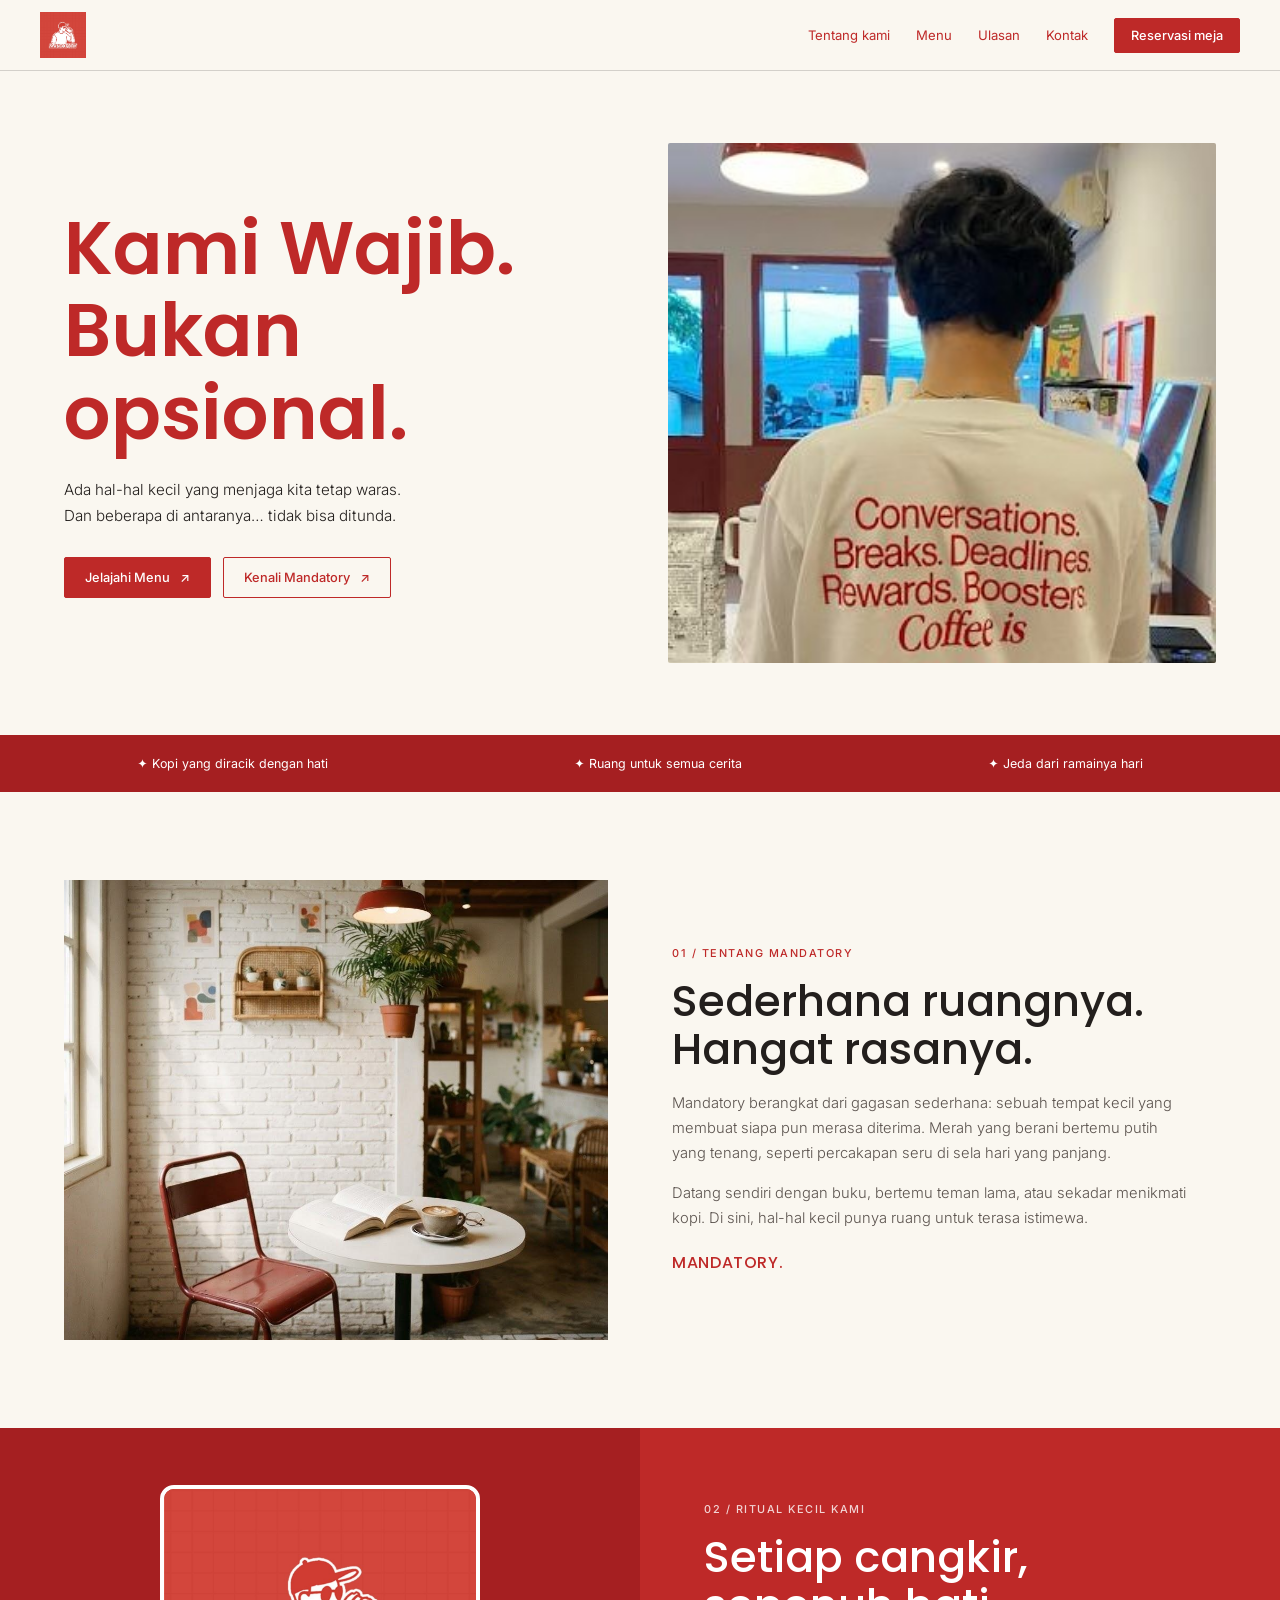
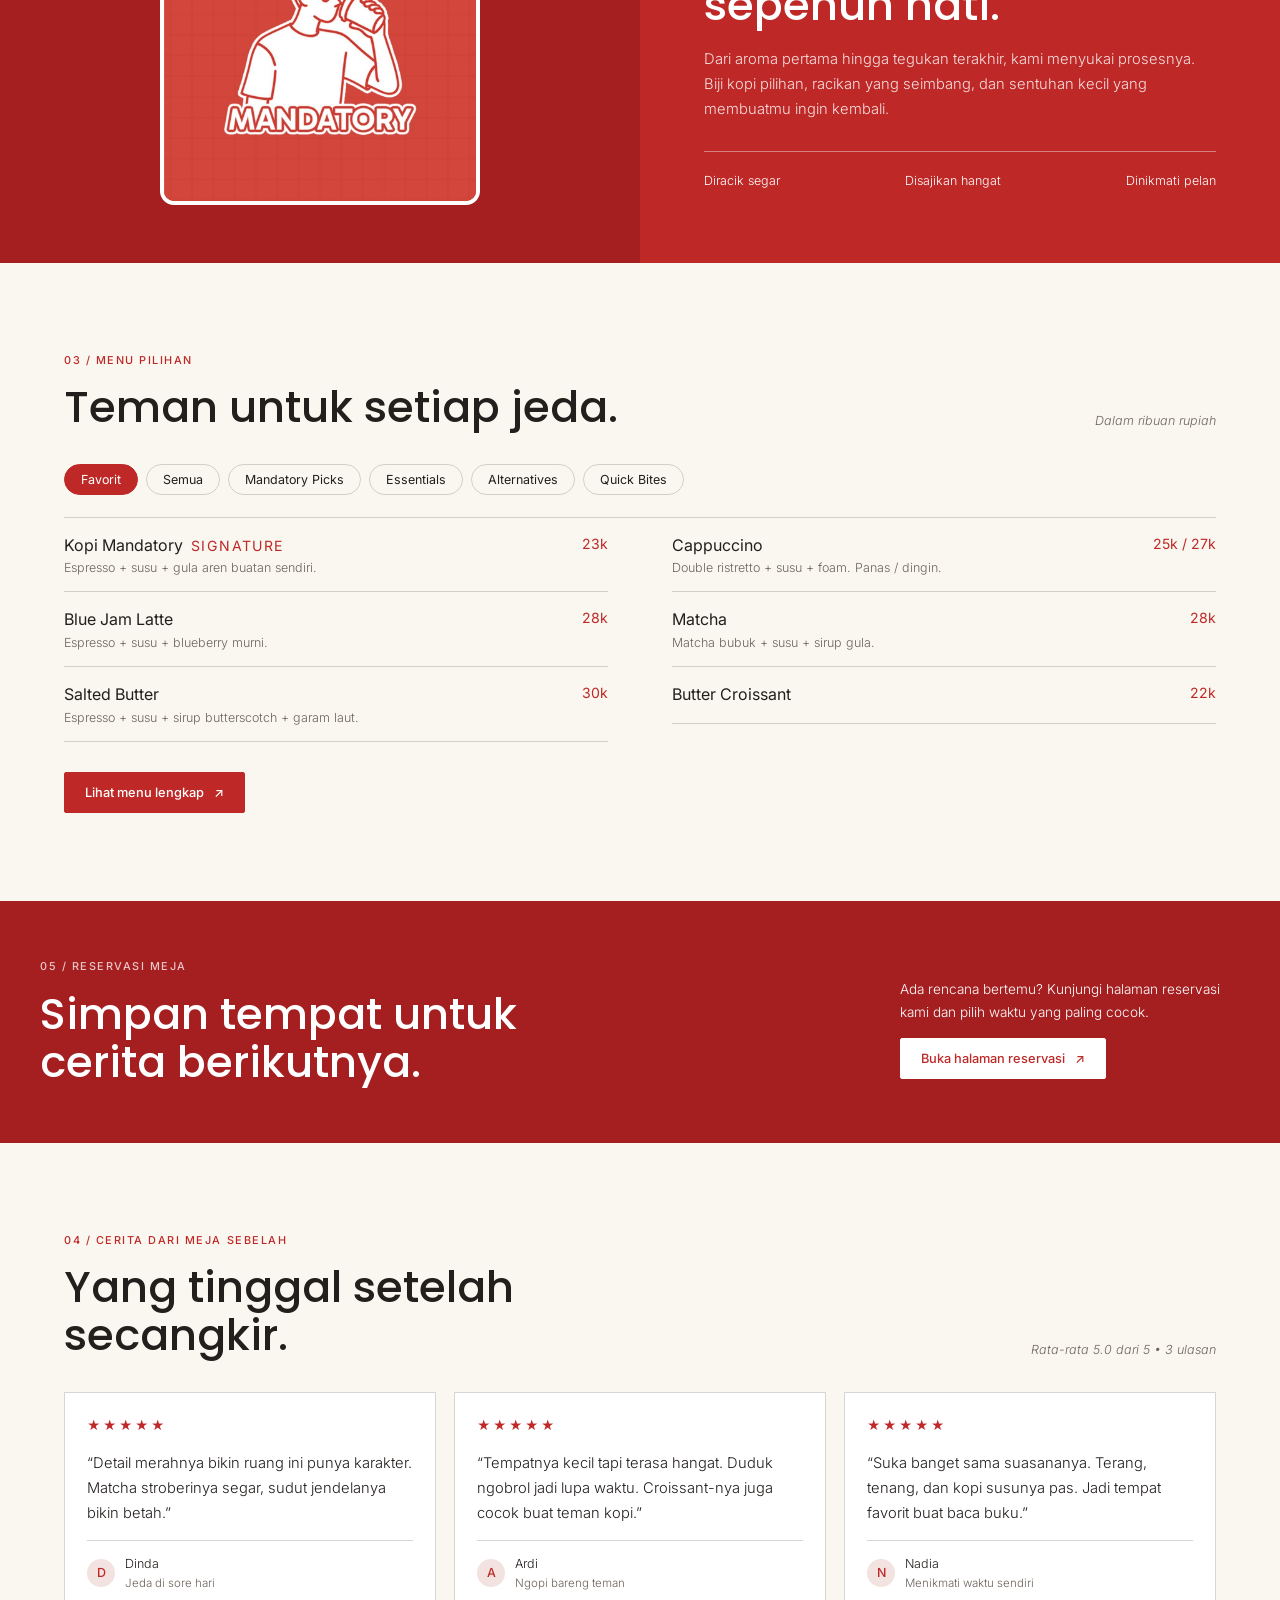
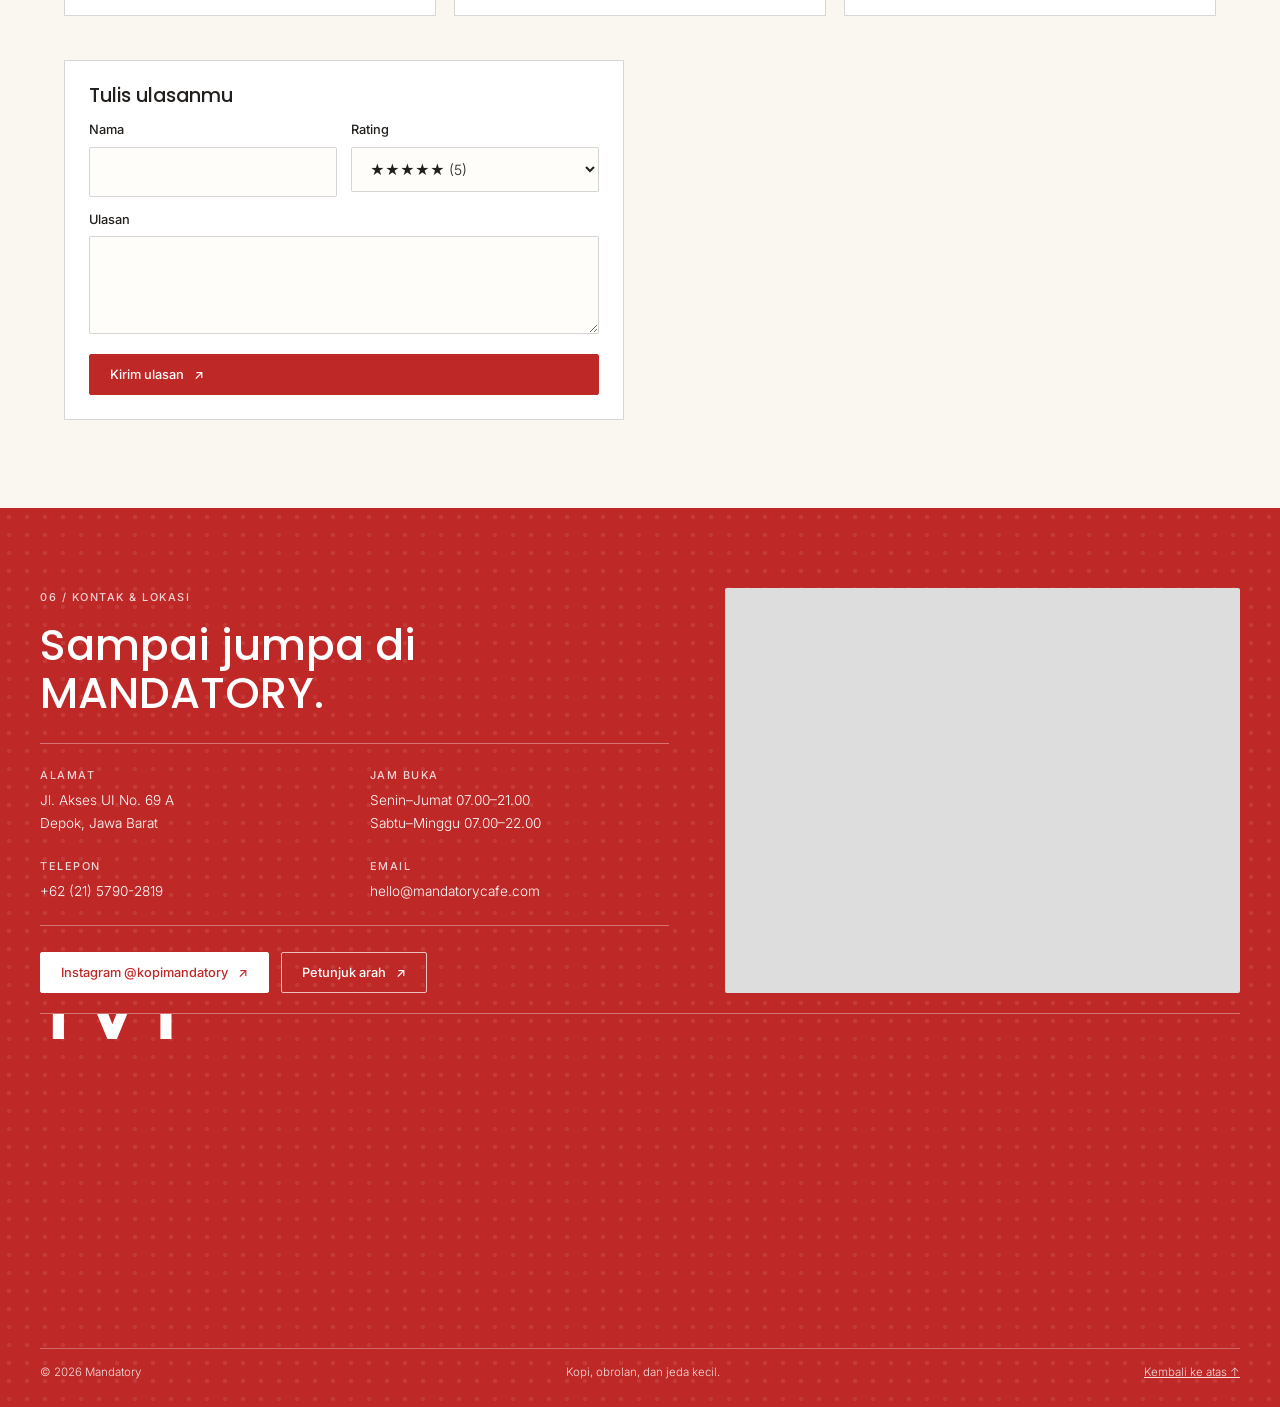
<file: index.html>
<!DOCTYPE html>
<html lang="id">

<head>
  <meta charset="UTF-8">
  <meta name="viewport" content="width=device-width, initial-scale=1, viewport-fit=cover">
  <meta name="description" content="Mandatory Coffee di Depok. Kopi, obrolan, dan jeda kecil. Reservasi meja online.">
  <title>Mandatory Coffee | Kami Wajib. Bukan opsional.</title>
  <link rel="icon" href="assets/logo.jpg">
  <link
    href="https://fonts.googleapis.com/css2?family=Bangers&family=Inter:wght@300;400;500&family=Poppins:wght@500;600&display=swap"
    rel="stylesheet">
  <link rel="stylesheet" href="css/style.css">
</head>

<body>
  <header class="top">
    <a href="index.html" class="logo"><img src="assets/logo.jpg" alt="Mandatory Coffee"></a>
    <button class="burger" aria-label="Buka menu" aria-expanded="false"><span></span><span></span><span></span></button>
    <nav><a href="#tentang">Tentang kami</a><a href="#menu">Menu</a><a href="#ulasan">Ulasan</a><a
        href="#kontak">Kontak</a><a class="btn sm" href="reservasi.html">Reservasi meja</a></nav>
  </header>

  <section id="home" class="hero">
    <div>
      <h1>Kami Wajib.<br>Bukan<br>opsional.</h1>
      <p>Ada hal-hal kecil yang menjaga kita tetap waras.<br>Dan beberapa di antaranya… tidak bisa ditunda.</p>
      <div class="row"><a class="btn" href="#menu">Jelajahi Menu <i>↗</i></a><a class="btn ghost" href="#tentang">Kenali
          Mandatory <i>↗</i></a></div>
    </div>
    <img src="assets/hero.jpg" alt="Barista memakai kaus bertuliskan Mandatory di dalam kafe">
  </section>

  <div class="strip"><span>✦ Kopi yang diracik dengan hati</span><span>✦ Ruang untuk semua cerita</span><span>✦ Jeda
      dari ramainya hari</span></div>

  <section id="tentang" class="split pad">
    <img src="assets/interior.jpg" alt="Sudut kafe dengan kursi merah dan secangkir kopi">
    <div class="txt">
      <small>01 / Tentang Mandatory</small>
      <h2>Sederhana ruangnya.<br>Hangat rasanya.</h2>
      <p>Mandatory berangkat dari gagasan sederhana: sebuah tempat kecil yang membuat siapa pun merasa diterima. Merah
        yang berani bertemu putih yang tenang, seperti percakapan seru di sela hari yang panjang.</p>
      <p>Datang sendiri dengan buku, bertemu teman lama, atau sekadar menikmati kopi. Di sini, hal-hal kecil punya ruang
        untuk terasa istimewa.</p>
      <b class="mark">MANDATORY.</b>
    </div>
  </section>

  <section class="split red">
    <div class="logo-panel"><img src="assets/logo.jpg" alt=""></div>
    <div class="txt">
      <small>02 / Ritual kecil kami</small>
      <h2>Setiap cangkir,<br>sepenuh hati.</h2>
      <p>Dari aroma pertama hingga tegukan terakhir, kami menyukai prosesnya. Biji kopi pilihan, racikan yang seimbang,
        dan sentuhan kecil yang membuatmu ingin kembali.</p>
      <div class="trio"><span>Diracik segar</span><span>Disajikan hangat</span><span>Dinikmati pelan</span></div>
    </div>
  </section>

  <section id="menu" class="pad menu">
    <small>03 / Menu pilihan</small>
    <div class="head">
      <h2>Teman untuk setiap jeda.</h2><em>Dalam ribuan rupiah</em>
    </div>
    <div class="tabs" id="tabs" role="tablist"></div>
    <div class="cols" id="menuGrid"></div>
    <a class="btn" href="#menu" id="more">Lihat menu lengkap <i>↗</i></a>
  </section>

  <section class="cta">
    <div><small>05 / Reservasi meja</small>
      <h2>Simpan tempat untuk<br>cerita berikutnya.</h2>
    </div>
    <div class="r">
      <p>Ada rencana bertemu? Kunjungi halaman reservasi kami dan pilih waktu yang paling cocok.</p><a class="btn light"
        href="reservasi.html">Buka halaman reservasi <i>↗</i></a>
    </div>
  </section>

  <section id="ulasan" class="pad">
    <small>04 / Cerita dari meja sebelah</small>
    <div class="head">
      <h2>Yang tinggal setelah<br>secangkir.</h2><em id="avg"></em>
    </div>
    <div class="cards" id="list"></div>
    <form id="revForm" class="rform">
      <h3>Tulis ulasanmu</h3>
      <div class="two">
        <div><label for="vn">Nama</label><input id="vn" required maxlength="40"></div>
        <div><label for="vs">Rating</label><select id="vs">
            <option value="5">★★★★★ (5)</option>
            <option value="4">★★★★☆ (4)</option>
            <option value="3">★★★☆☆ (3)</option>
            <option value="2">★★☆☆☆ (2)</option>
            <option value="1">★☆☆☆☆ (1)</option>
          </select></div>
      </div>
      <div><label for="vt">Ulasan</label><textarea id="vt" rows="3" required maxlength="300"></textarea></div>
      <button class="btn" type="submit">Kirim ulasan <i>↗</i></button>
    </form>
  </section>

  <footer id="kontak">
    <div class="fgrid">
      <div>
        <small>06 / Kontak &amp; lokasi</small>
        <h2>Sampai jumpa di<br>MANDATORY.</h2>
        <div class="info">
          <div><small>Alamat</small>Jl. Akses UI No. 69 A<br>Depok, Jawa Barat</div>
          <div><small>Jam buka</small>Senin–Jumat 07.00–21.00<br>Sabtu–Minggu 07.00–22.00</div>
          <div><small>Telepon</small>+62 (21) 5790-2819</div>
          <div><small>Email</small>hello@mandatorycafe.com</div>
        </div>
        <div class="row"><a class="btn light" href="https://instagram.com/kopimandatory" target="_blank"
            rel="noopener">Instagram @kopimandatory <i>↗</i></a><a class="btn ghost-l"
            href="https://maps.google.com/?q=Jl.+Akses+UI+No.+69+A+Depok" target="_blank" rel="noopener">Petunjuk arah
            <i>↗</i></a></div>
      </div>
      <iframe title="Peta lokasi Mandatory" loading="lazy"
        src="https://www.openstreetmap.org/export/embed.html?bbox=106.80%2C-6.38%2C106.84%2C-6.34&amp;layer=mapnik"></iframe>
    </div>
    <div id="gravity" class="g-foot" role="img" aria-label="Mandatory" title="Klik untuk menjatuhkan lagi"></div>
    <div class="legal"><span>© 2026 Mandatory</span><span>Kopi, obrolan, dan jeda kecil.</span><a href="#home">Kembali
        ke atas ↑</a></div>
  </footer>
  <script src="js/main.js"></script>
</body>

</html>
</file>
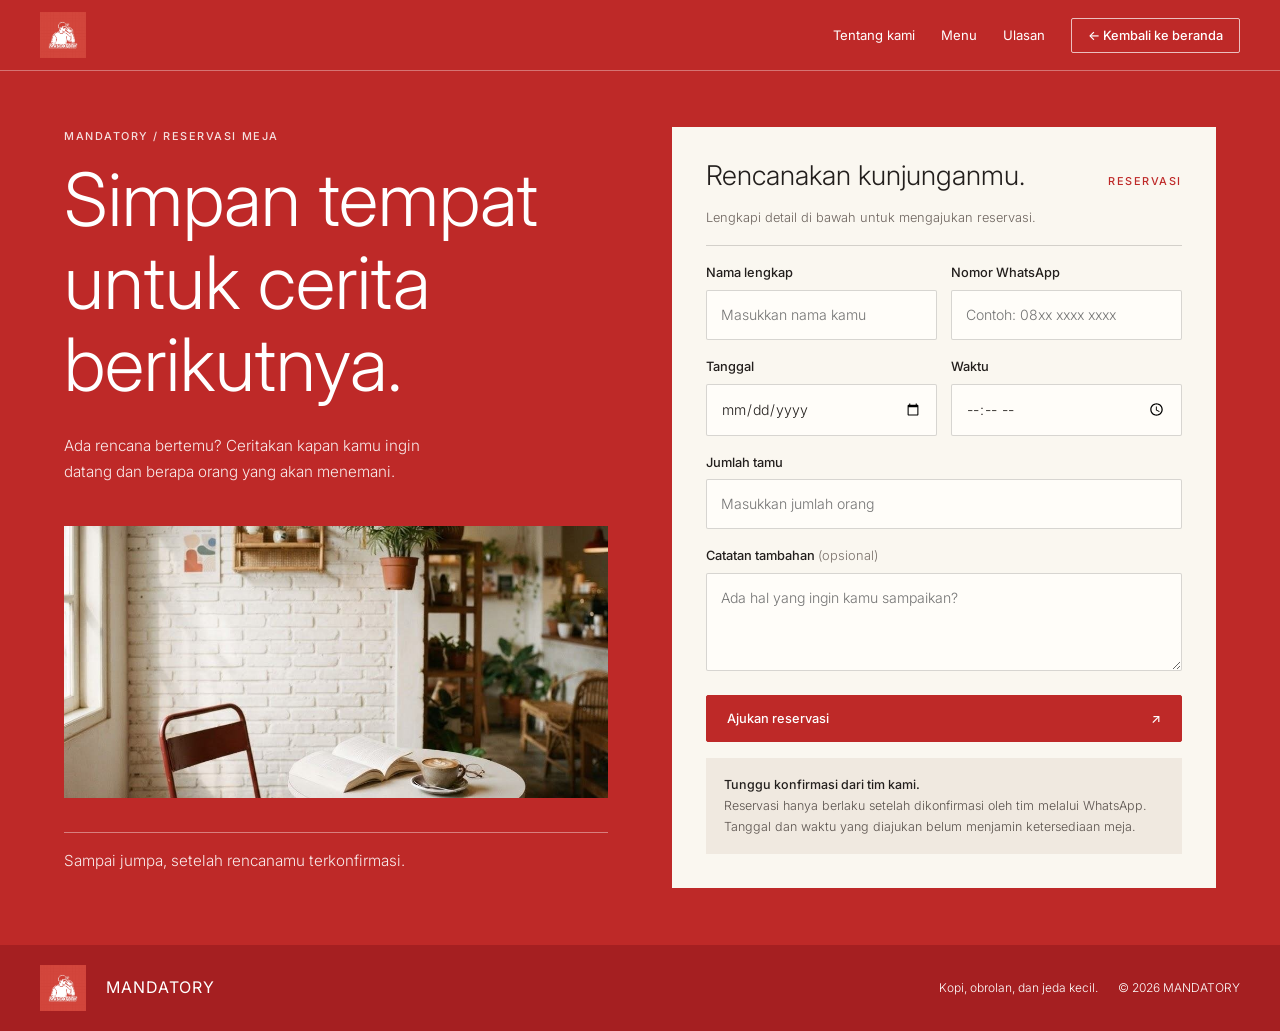
<file: reservasi.html>
<!DOCTYPE html>
<html lang="id">

<head>
  <meta charset="UTF-8">
  <meta name="viewport" content="width=device-width, initial-scale=1, viewport-fit=cover">
  <title>Reservasi Meja | Mandatory Coffee</title>
  <link rel="icon" href="assets/logo.jpg">
  <link
    href="https://fonts.googleapis.com/css2?family=Bangers&family=Inter:wght@300;400;500&family=Poppins:wght@500;600&display=swap"
    rel="stylesheet">
  <link rel="stylesheet" href="css/style.css">
</head>

<body class="rpage">
  <header class="top red-top">
    <a href="index.html" class="logo"><img src="assets/logo.jpg" alt="Mandatory Coffee"></a>
    <button class="burger" aria-label="Buka menu" aria-expanded="false"><span></span><span></span><span></span></button>  
    <nav><a href="index.html#tentang">Tentang kami</a><a href="index.html#menu">Menu</a><a
        href="index.html#ulasan">Ulasan</a><a class="btn ghost-l sm" href="index.html">← Kembali ke beranda</a></nav>
  </header>
  <main class="rwrap">
    <div class="rleft">
      <small>Mandatory / Reservasi meja</small>
      <h1>Simpan tempat<br>untuk cerita<br>berikutnya.</h1>
      <p>Ada rencana bertemu? Ceritakan kapan kamu ingin datang dan berapa orang yang akan menemani.</p>
      <img src="assets/interior.jpg" alt="Sudut kafe dengan kursi merah dan buku">
      <hr>
      <p>Sampai jumpa, setelah rencanamu terkonfirmasi.</p>
    </div>
    <form id="resForm" class="rcard">
      <div class="rh">
        <h2>Rencanakan kunjunganmu.</h2><small class="redt">Reservasi</small>
      </div>
      <p class="sm-p">Lengkapi detail di bawah untuk mengajukan reservasi.</p>
      <div class="two">
        <div><label for="rn">Nama lengkap</label><input id="rn" placeholder="Masukkan nama kamu" required></div>
        <div><label for="rw">Nomor WhatsApp</label><input id="rw" type="tel" inputmode="tel"
            placeholder="Contoh: 08xx xxxx xxxx" required></div>
      </div>
      <div class="two">
        <div><label for="rd">Tanggal</label><input id="rd" type="date" required></div>
        <div><label for="rt">Waktu</label><input id="rt" type="time" min="07:00" max="21:00" required></div>
      </div>
      <div><label for="rp">Jumlah tamu</label><input id="rp" type="number" min="1" max="20"
          placeholder="Masukkan jumlah orang" required></div>
      <div><label for="rc">Catatan tambahan <span class="mut">(opsional)</span></label><textarea id="rc" rows="3"
          placeholder="Ada hal yang ingin kamu sampaikan?"></textarea></div>
      <button class="btn wide" type="submit">Ajukan reservasi <i>↗</i></button>
      <div class="notice"><b>Tunggu konfirmasi dari tim kami.</b><br>Reservasi hanya berlaku setelah dikonfirmasi oleh
        tim melalui WhatsApp. Tanggal dan waktu yang diajukan belum menjamin ketersediaan meja.</div>
    </form>
  </main>
  <footer class="rfoot"><a href="index.html" class="logo"><img src="assets/logo.jpg"
        alt=""></a><b>MANDATORY</b><span>Kopi, obrolan, dan jeda kecil.</span><span>© 2026 MANDATORY</span></footer>
  <script src="js/main.js"></script>
</body>

</html>
</file>
<file: css/style.css>
:root {
  --red: #be2928;
  --red-d: #a51f21;
  --cream: #faf7f0;
  --ink: #231f1d;
  --line: rgba(35, 31, 29, .18);
  box-sizing: border-box;
  color-scheme: light
}

* {
  box-sizing: border-box
}

html {
  scroll-behavior: smooth;
  scroll-padding-top: 70px
}

body {
  margin: 0;
  font-family: Inter, system-ui, sans-serif;
  font-weight: 300;
  color: var(--ink);
  background: var(--cream);
  line-height: 1.7
}

h1,
h2,
h3 {
  font-family: Poppins, sans-serif;
  font-weight: 500;
  line-height: 1.12;
  margin: 0
}

h1 {
  font-size: clamp(2.6rem, 6.4vw, 4.6rem);
  color: var(--red);
  font-weight: 600
}

h2 {
  font-size: clamp(1.9rem, 3.8vw, 2.7rem)
}

small {
  display: block;
  font-size: .68rem;
  letter-spacing: .14em;
  text-transform: uppercase;
  color: var(--red);
  font-weight: 500;
  margin-bottom: 14px
}

a {
  color: inherit
}

.dots {
  background-image: radial-gradient(rgba(255, 255, 255, .09) 2px, transparent 2.4px);
  background-size: 18px 18px
}

.top {
  position: sticky;
  top: 0;
  z-index: 20;
  display: flex;
  justify-content: space-between;
  align-items: center;
  padding: 12px max(24px, calc((100% - 1200px)/2));
  background: var(--cream);
  border-bottom: 1px solid var(--line)
}

.logo img {
  height: 46px;
  width: auto;
  display: block
}

.top nav {
  display: flex;
  align-items: center;
  gap: 26px;
  font-size: .82rem;
  font-weight: 400
}

.top nav a:not(.btn) {
  text-decoration: none;
  color: var(--red)
}

.top nav a:not(.btn):hover {
  text-decoration: underline;
  text-underline-offset: 6px
}

.red-top {
  background: var(--red);
  border-bottom-color: rgba(255, 255, 255, .35)
}

.red-top nav a:not(.btn) {
  color: #fff
}

.btn {
  display: inline-flex;
  align-items: center;
  gap: 10px;
  font: 500 .8rem Inter, sans-serif;
  background: var(--red);
  color: #fff;
  border: 1px solid var(--red);
  padding: 12px 20px;
  cursor: pointer;
  text-decoration: none;
  border-radius: 2px
}

.btn i {
  font-style: normal
}

.btn:hover {
  background: var(--red-d)
}

.btn.sm {
  padding: 9px 16px
}

.btn.ghost {
  background: transparent;
  color: var(--red)
}

.btn.ghost:hover {
  background: #fff
}

.btn.light {
  background: #fff;
  color: var(--red);
  border-color: #fff
}

.btn.ghost-l {
  background: transparent;
  color: #fff;
  border-color: rgba(255, 255, 255, .7)
}

.btn.ghost-l:hover {
  background: rgba(255, 255, 255, .14)
}

.btn.wide {
  width: 100%;
  justify-content: space-between;
  padding: 15px 20px
}


.burger {
  display: none;
  flex-direction: column;
  gap: 5px;
  background: none;
  border: 1px solid var(--line);
  padding: 11px 10px;
  border-radius: 4px;
  cursor: pointer
}

.burger span {
  display: block;
  width: 20px;
  height: 2px;
  background: var(--red)
}

.red-top .burger {
  border-color: rgba(255, 255, 255, .55)
}

.red-top .burger span {
  background: #fff
}


a:focus-visible,
button:focus-visible,
input:focus-visible,
select:focus-visible,
textarea:focus-visible {
  outline: 3px solid var(--ink);
  outline-offset: 2px
}

.row {
  display: flex;
  gap: 12px;
  flex-wrap: wrap
}

.hero {
  max-width: 1200px;
  margin: 0 auto;
  padding: 72px 24px;
  display: grid;
  grid-template-columns: 1fr 1fr;
  gap: 56px;
  align-items: center
}

.hero p {
  margin: 22px 0 28px;
  max-width: 420px;
  font-size: .95rem
}

.hero img {
  width: 100%;
  height: min(520px, 70vh);
  object-fit: cover;
  border-radius: 2px
}

.strip {
  background: var(--red-d);
  color: #fff;
  display: flex;
  justify-content: space-around;
  gap: 20px;
  padding: 18px 24px;
  font-size: .78rem;
  font-weight: 400;
  flex-wrap: wrap
}

.pad {
  max-width: 1200px;
  margin: 0 auto;
  padding: 88px 24px
}

.split {
  display: grid;
  grid-template-columns: 1fr 1fr;
  align-items: stretch
}

.split.pad {
  gap: 64px;
  align-items: center
}

.split img {
  width: 100%;
  height: 100%;
  min-height: 340px;
  max-height: 460px;
  object-fit: cover
}

.txt {
  max-width: 520px
}

.txt h2 {
  margin-bottom: 18px
}

.txt p {
  font-size: .92rem;
  color: #5b534e
}

.mark {
  display: block;
  color: var(--red);
  font-family: Poppins, sans-serif;
  font-weight: 500;
  margin-top: 18px;
  letter-spacing: .04em
}

.split.red {
  background: var(--red);
  color: #fff;
  padding: 0
}

.split.red .txt {
  padding: 72px 64px;
  max-width: none;
  align-self: center
}

.split.red .txt p {
  color: rgba(255, 255, 255, .85)
}

.split.red small {
  color: rgba(255, 255, 255, .8)
}

.logo-panel {
  background: var(--red-d);
  display: grid;
  place-items: center;
  min-height: 380px
}

.logo-panel img {
  width: min(70%, 320px);
  height: auto;
  min-height: 0;
  max-height: none;
  border-radius: 14px;
  border: 4px solid #fff;
  object-fit: cover
}

.trio {
  display: flex;
  justify-content: space-between;
  gap: 12px;
  margin-top: 28px;
  padding-top: 18px;
  border-top: 1px solid rgba(255, 255, 255, .4);
  font-size: .78rem;
  flex-wrap: wrap
}

.head {
  display: flex;
  justify-content: space-between;
  align-items: end;
  gap: 20px;
  flex-wrap: wrap;
  margin-bottom: 32px
}

.head em {
  font-size: .78rem;
  color: #6d645e
}

.tabs {
  display: flex;
  gap: 8px;
  flex-wrap: wrap;
  margin-bottom: 22px
}

.tabs button {
  font: 400 .78rem Inter, sans-serif;
  padding: 7px 16px;
  border: 1px solid var(--line);
  border-radius: 999px;
  background: transparent;
  color: var(--ink);
  cursor: pointer
}

.tabs button[aria-selected="true"] {
  background: var(--red);
  border-color: var(--red);
  color: #fff
}

.cols {
  columns: 2;
  column-gap: 64px;
  border-top: 1px solid var(--line);
  margin-bottom: 30px
}

.mi {
  break-inside: avoid;
  padding: 14px 0;
  border-bottom: 1px solid var(--line)
}

.mh {
  display: flex;
  justify-content: space-between;
  gap: 12px;
  font-weight: 400
}

.mh b {
  font-weight: 400
}

.mh span {
  color: var(--red);
  font-size: .88rem;
  white-space: nowrap
}

.mi p {
  margin: 0;
  font-size: .78rem;
  color: #6d645e;
  line-height: 1.5
}

.tag {
  font-size: .6rem;
  color: var(--red);
  letter-spacing: .1em;
  margin-left: 8px;
  text-transform: uppercase
}

.cta {
  background: var(--red-d);
  color: #fff;
  display: flex;
  justify-content: space-between;
  align-items: center;
  gap: 30px;
  flex-wrap: wrap;
  padding: 56px max(24px, calc((100% - 1200px)/2))
}

.cta small {
  color: rgba(255, 255, 255, .75)
}

.cta .r {
  max-width: 340px;
  font-size: .85rem
}

.cards {
  display: grid;
  grid-template-columns: repeat(auto-fill, minmax(280px, 1fr));
  gap: 18px
}

.card {
  background: #fff;
  border: 1px solid var(--line);
  padding: 22px;
  display: flex;
  flex-direction: column;
  gap: 14px;
  font-size: .92rem
}

.stars {
  color: var(--red);
  letter-spacing: 3px;
  font-size: .8rem
}

.who {
  margin-top: auto;
  border-top: 1px solid var(--line);
  padding-top: 12px;
  font-size: .78rem;
  display: flex;
  gap: 10px;
  align-items: center
}

.av {
  width: 28px;
  height: 28px;
  border-radius: 50%;
  background: #f3e3e0;
  color: var(--red);
  display: grid;
  place-items: center;
  font-weight: 500
}

.who span {
  display: block;
  color: #6d645e;
  font-size: .72rem
}

.rform {
  max-width: 560px;
  margin-top: 44px;
  background: #fff;
  border: 1px solid var(--line);
  padding: 24px;
  display: grid;
  gap: 12px
}

.rform h3 {
  font-size: 1.2rem
}

.two {
  display: grid;
  grid-template-columns: 1fr 1fr;
  gap: 14px
}

label {
  display: block;
  font-size: .8rem;
  font-weight: 500;
  margin-bottom: 6px
}

.mut {
  font-weight: 300;
  color: #7a716b
}

input,
select,
textarea {
  width: 100%;
  font: inherit;
  font-size: .88rem;
  padding: 12px 14px;
  border: 1px solid var(--line);
  background: #fffdf9;
  color: var(--ink);
  border-radius: 2px
}

footer#kontak {
  background: var(--red);
  color: #fff;
  padding: 80px max(24px, calc((100% - 1200px)/2)) 24px;
  background-image: radial-gradient(rgba(255, 255, 255, .08) 2px, transparent 2.4px);
  background-size: 18px 18px;
  overflow: hidden
}

.fgrid {
  display: grid;
  grid-template-columns: 1.1fr .9fr;
  gap: 56px;
  align-items: start
}

footer small {
  color: rgba(255, 255, 255, .8)
}

footer h2 {
  margin-bottom: 22px
}

.info {
  display: grid;
  grid-template-columns: 1fr 1fr;
  gap: 22px 30px;
  font-size: .85rem;
  margin: 26px 0;
  padding: 22px 0;
  border-block: 1px solid rgba(255, 255, 255, .35)
}

.info small {
  margin-bottom: 4px
}

iframe {
  width: 100%;
  height: 100%;
  min-height: 300px;
  border: 0;
  border-radius: 2px;
  background: #ddd
}

#gravity {
  overflow: hidden;
  padding-top: 150px;
  margin: 20px 0 0;
  cursor: pointer;
  border-top: 1px solid rgba(255, 255, 255, .35);
  padding-bottom: 6px
}

.row.r2 {}

#gravity .rw {
  display: flex;
  gap: 0;
  line-height: 1.05
}

.l {
  display: inline-block;
  font-family: Inter, sans-serif;
  font-weight: 300;
  font-size: min(13.4vw, 170px);
  color: #fff
}

.legal {
  display: flex;
  justify-content: space-between;
  gap: 16px;
  flex-wrap: wrap;
  font-size: .72rem;
  opacity: .85;
  padding-top: 14px;
  border-top: 1px solid rgba(255, 255, 255, .35)
}

.rpage {
  background: var(--red);
  color: #fff;
  min-height: 100vh;
  display: flex;
  flex-direction: column
}

.rwrap {
  flex: 1;
  max-width: 1200px;
  width: 100%;
  margin: 0 auto;
  padding: 56px 24px;
  display: grid;
  grid-template-columns: 1fr 1fr;
  gap: 64px;
  align-items: start
}

.rpage small {
  color: rgba(255, 255, 255, .85)
}

.rleft h1 {
  color: #fff;
  font-weight: 300;
  font-family: Inter, sans-serif;
  margin: 8px 0 26px
}

.rleft img {
  width: 100%;
  aspect-ratio: 2/1;
  object-fit: cover;
  margin: 26px 0 18px
}

.rleft hr {
  border: 0;
  border-top: 1px solid rgba(255, 255, 255, .4)
}

.rleft p {
  font-size: .95rem;
  color: rgba(255, 255, 255, .9);
  max-width: 400px
}

.rcard {
  background: var(--cream);
  color: var(--ink);
  padding: 34px;
  display: grid;
  gap: 16px
}

.rh {
  display: flex;
  justify-content: space-between;
  align-items: baseline;
  gap: 12px
}

.rh h2 {
  font-family: Inter, sans-serif;
  font-weight: 300;
  font-size: 1.7rem
}

.redt {
  color: var(--red) !important;
  margin: 0
}

.sm-p {
  margin: 0;
  font-size: .8rem;
  color: #6d645e;
  padding-bottom: 16px;
  border-bottom: 1px solid var(--line)
}

.notice {
  background: #f0e9e0;
  padding: 16px 18px;
  font-size: .78rem;
  color: #5b534e
}

.notice b {
  color: var(--ink);
  font-weight: 500
}

.rfoot {
  background: var(--red-d);
  color: #fff;
  display: flex;
  align-items: center;
  gap: 20px;
  justify-content: space-between;
  flex-wrap: wrap;
  padding: 20px max(24px, calc((100% - 1200px)/2));
  font-size: .75rem
}

.rfoot b {
  font-weight: 400;
  letter-spacing: .06em;
  font-size: 1rem;
  margin-right: auto
}

@media (max-width:860px) {
  .burger {
    display: flex
  }

  .top nav {
    display: none;
    position: absolute;
    top: 100%;
    left: 0;
    right: 0;
    flex-direction: column;
    align-items: stretch;
    gap: 0;
    background: var(--cream);
    border-bottom: 1px solid var(--line);
    padding: 6px 24px 18px
  }

  .red-top nav {
    background: var(--red)
  }

  .top.open nav {
    display: flex
  }

  .top nav a:not(.btn) {
    padding: 14px 0;
    border-bottom: 1px solid var(--line)
  }

  .red-top nav a:not(.btn) {
    border-bottom-color: rgba(255, 255, 255, .3)
  }

  .top nav .btn {
    margin-top: 16px;
    justify-content: center
  }

  .hero,
  .split,
  .fgrid,
  .rwrap {
    grid-template-columns: 1fr
  }

  .hero {
    padding-top: 40px
  }

  .hero img {
    height: 360px;
    order: -1
  }

  .split.red .txt {
    padding: 48px 24px
  }

  .split.pad {
    gap: 32px
  }

  .cols {
    columns: 1
  }

  .two {
    grid-template-columns: 1fr
  }

  .info {
    grid-template-columns: 1fr 1fr
  }

  .pad {
    padding: 64px 24px
  }
}

@media (prefers-reduced-motion:reduce) {
  html {
    scroll-behavior: auto
  }
}
</file>
